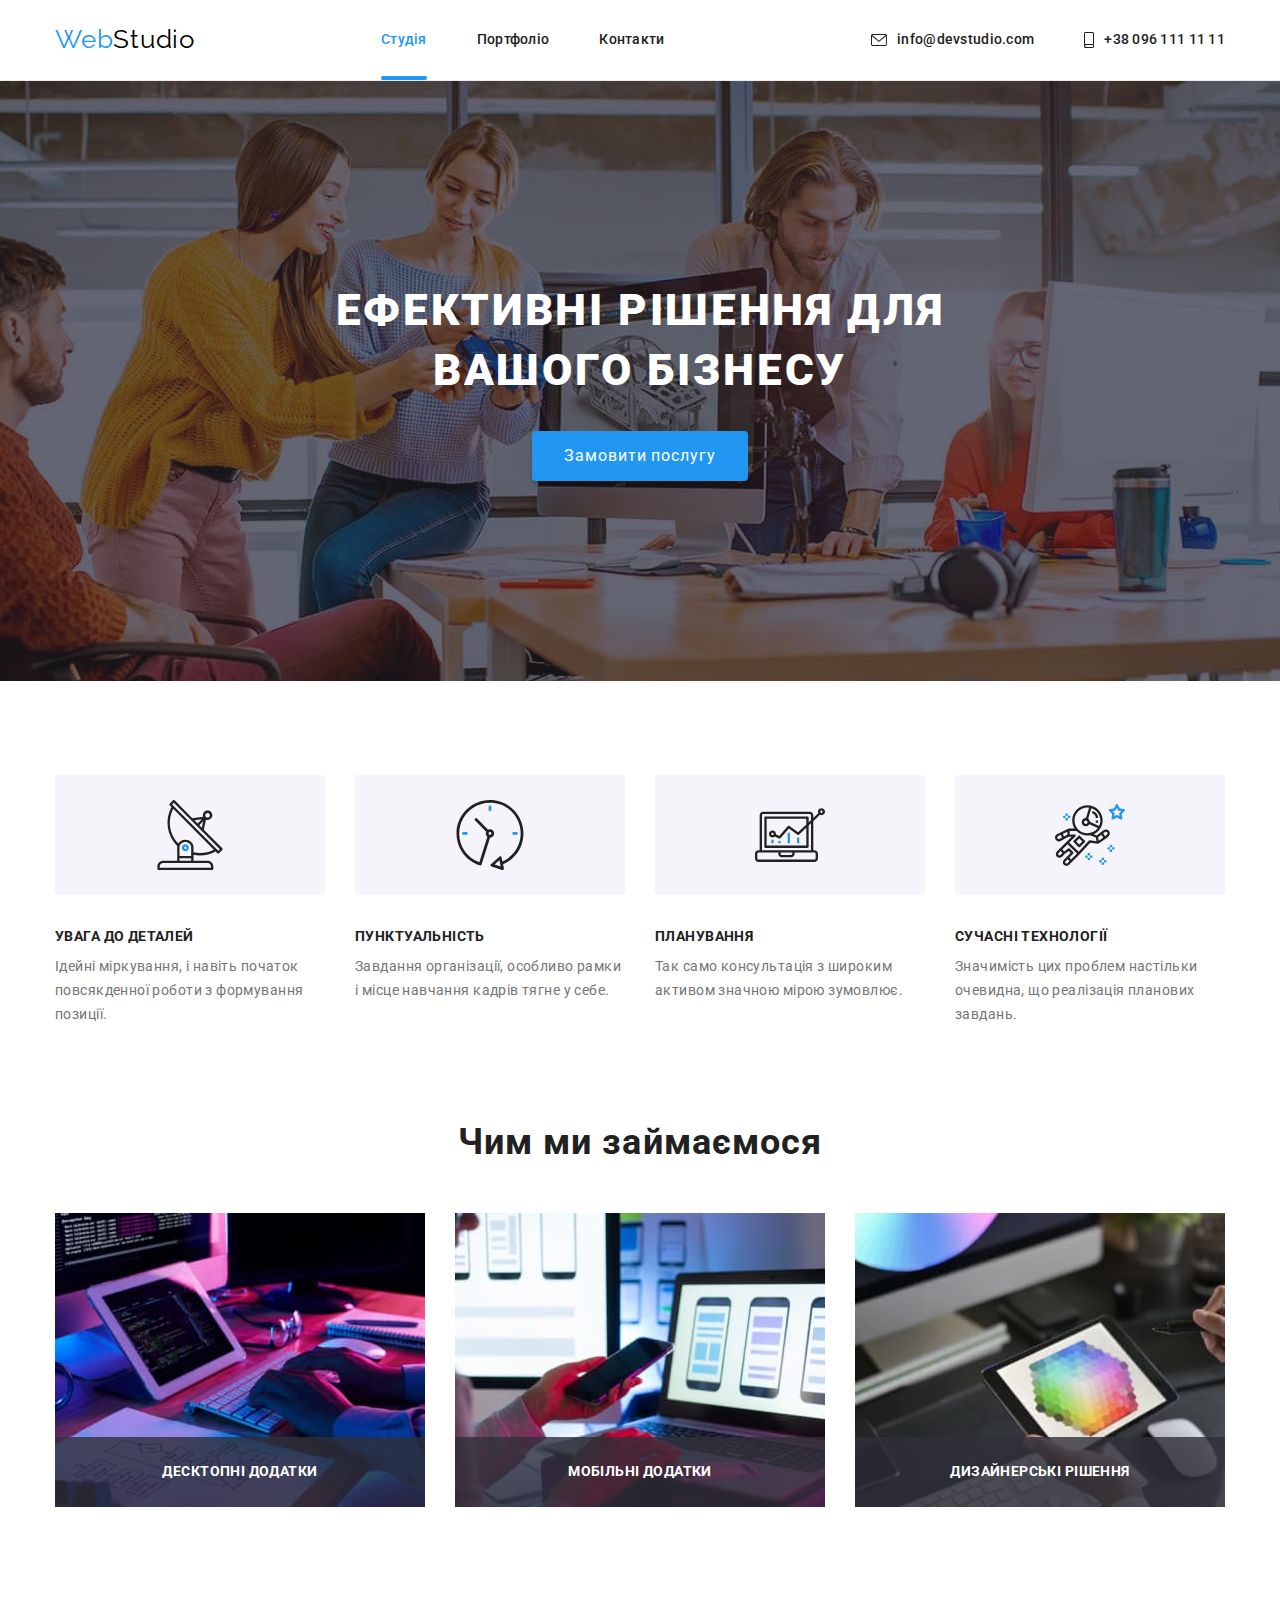
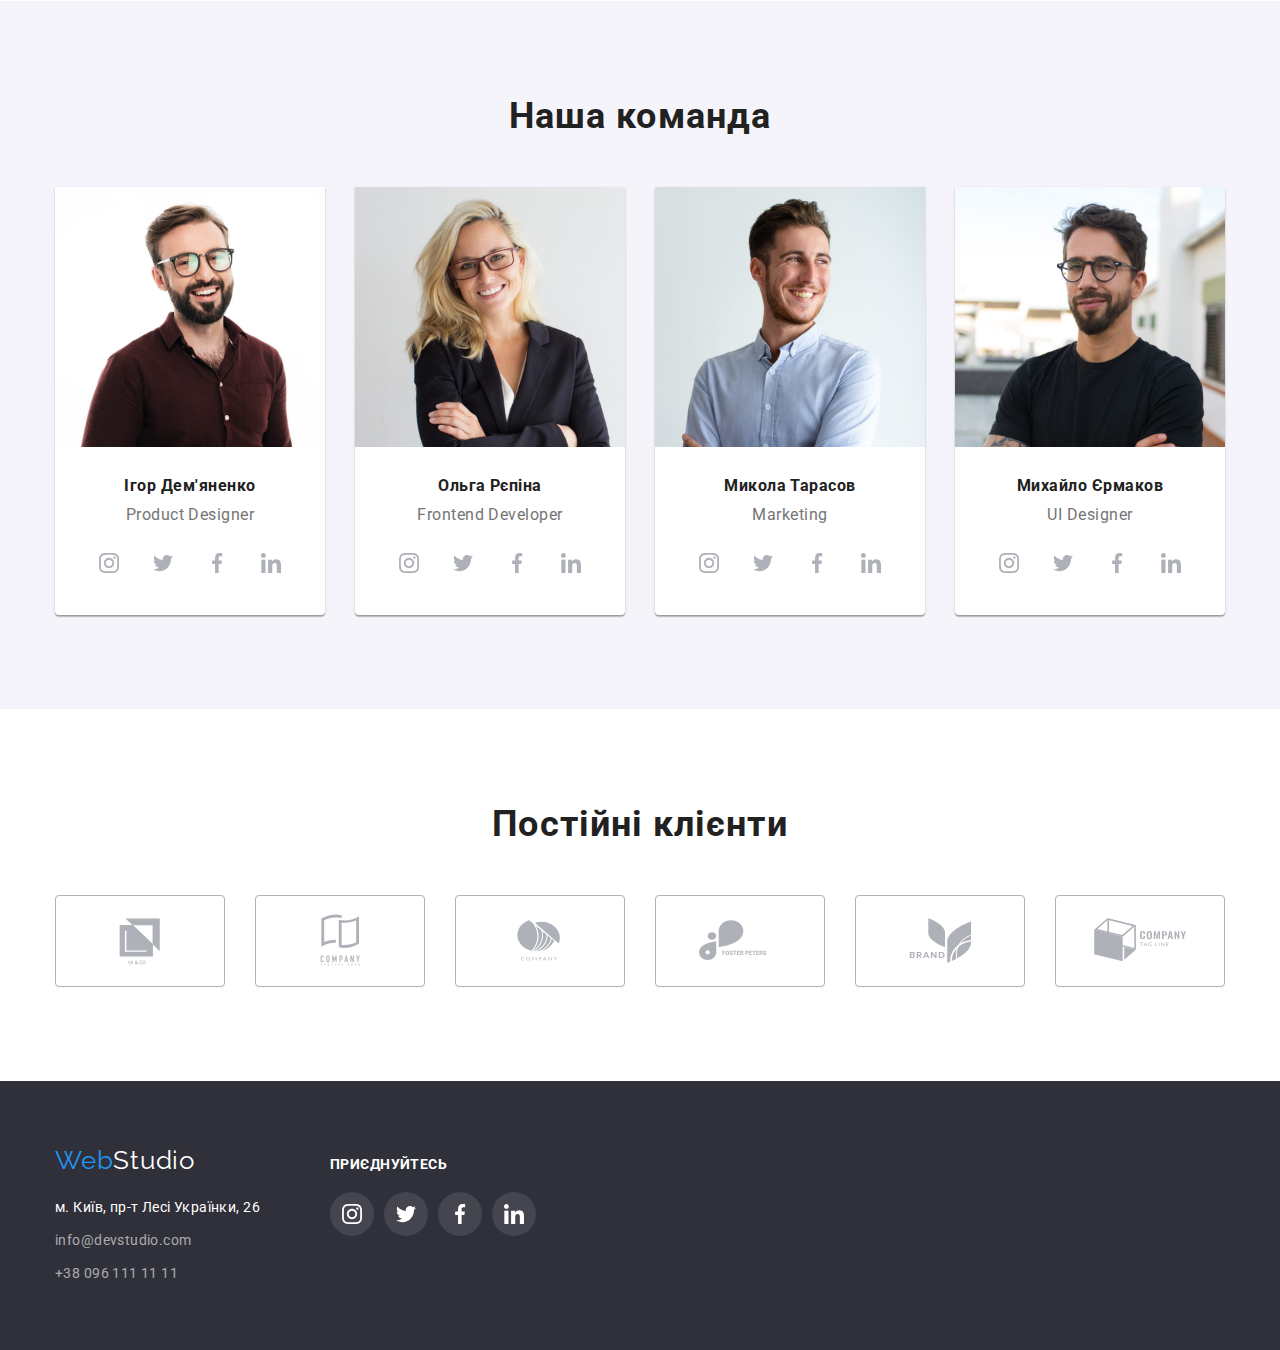
<file: index.html>
<!DOCTYPE html>
<html lang="uk">
  <head>
    <meta charset="UTF-8" />
    <meta http-equiv="X-UA-Compatible" content="IE=edge" />
    <meta name="viewport" content="width=device-width, initial-scale=1.0" />
    <title>WebStudio</title>
    <link rel="preconnect" href="https://fonts.googleapis.com" />
    <link
      href="https://fonts.googleapis.com/css2?family=Raleway:wght@700&family=Roboto:wght@400;500;700;900&display=swap"
      rel="stylesheet"
    />
    <link
      rel="stylesheet"
      href="https://cdnjs.cloudflare.com/ajax/libs/modern-normalize/1.1.0/modern-normalize.min.css"
    />
    <link rel="stylesheet" href="css/style.css" />
  </head>

  <body>
    
<!--general-->
    <header class="header">
      <div class="container nav">
        <a href="./index.html" class="logo">Web<span class="logo up">Studio</span></a>
        <nav>
<!--navigation-->
          <ul class="nav dot">
            <li class="nav item"><a href="./index.html" class="link current">Студія</a></li>
            <li class="nav item"><a href="./portfolio.html" class="link">Портфоліо</a></li>
            <li class="nav item"><a href="./index.html" class="link">Контакти</a></li>
          </ul>
        </nav>
<!--contact-->
        <ul class="contact dot">
          <li class="nav item">
            <a href="mailto:info@devstudio.com" class="link contact-icon">
              <svg class="envelope">
                <use href="./images/icons.svg#icon-envelope"></use>
              </svg>info@devstudio.com</a>
          </li>
          <li class="nav item">
            <a href="tel:+380961111111" class="link contact-icon">
              <svg class="smartphone">
                <use href="./images/icons.svg#icon-smartphone"></use>
              </svg>+38 096 111 11 11</a>            
          </li>
        </ul>
      </div>
    </header>
    <main>
<!--content-->
      <div class="overlay-ind">
        <section class="section slogan">
          <div class="container">
            <h1 class="slogan-titel">Ефективні рішення для<br />вашого бізнесу</h1>
            <button data-modal-open type="button" class="button-ind">Замовити послугу</button>
          </div>
        </section>
      </div>
      <section class="section">
        <div class="container">
          <ul class="specifical dot">
            <li class="line">
              <svg class="line-icon">
                <use href="./images/icons.svg#icon-group-1"></use>
              </svg>
              <h3 class="titel-ind">УВАГА ДО ДЕТАЛЕЙ</h3>
              <p class="text-ind">
                Ідейні міркування, і навіть початок повсякденної роботи з формування позиції.
              </p>
            </li>
            <li class="line">
              <svg class="line-icon">
                <use href="./images/icons.svg#icon-group-2"></use>
              </svg>
              <h3 class="titel-ind">ПУНКТУАЛЬНІСТЬ</h3>
              <p class="text-ind">
                Завдання організації, особливо рамки і місце навчання кадрів тягне у себе.
              </p>
            </li>
            <li class="line">
              <svg class="line-icon">
                <use href="./images/icons.svg#icon-group-3"></use>
              </svg>
              <h3 class="titel-ind">ПЛАНУВАННЯ</h3>
              <p class="text-ind">
                Так само консультація з широким активом значною мірою зумовлює.
              </p>
            </li>
            <li class="line">
              <svg class="line-icon">
                <use href="./images/icons.svg#icon-group-4"></use>
              </svg>
              <h3 class="titel-ind">СУЧАСНІ ТЕХНОЛОГІЇ</h3>
              <p class="text-ind">
                Значимість цих проблем настільки очевидна, що реалізація планових завдань.
              </p>
            </li>
          </ul>
        </div>  
      </section>
      <section class="section unsection">
        <div class="container">
          <h2 class="titels">Чим ми займаємося</h2>
          <ul class="work dot">
            <li class="work item">
              <div class="label-thumb">
                <img src="./images/jpg-1.jpg" alt="Десктопні додатки" width="370" />
                  <div class="label">
                    <p class="label-text">Десктопні додатки</p>
                  </div>
              </div>
            </li>
            <li class="work item">
              <div class="label-thumb">
                <img src="./images/jpg-2.jpg" alt="Мобільні додатки" width="370" />
                  <div class="label">
                    <p class="label-text">Мобільні додатки</p>
                  </div>
              </div>
            </li>
            <li class="work item">
              <div class="label-thumb">
                <img src="./images/jpg-3.jpg" alt="Дизайнерські рішення" width="370" />
                  <div class="label">
                    <p class="label-text">Дизайнерські рішення</p>
                  </div>
              </div> 
            </li>
          </ul>
        </div>
      </section>
      <section class="section background-comand">
        <div class="container">
          <h2 class="titels">Наша команда</h2>
          <ul class="comand dot">
            <li class="foto">
              <img class="fotoline" src="./images/jpg-4.jpg" alt="Ігор Дем'яненко" width="270" />
              <h3 class="name">Ігор Дем'яненко</h3>
              <p class="proff">Product Designer</p>
                <ul class="social-card dot">
                  <li>
                    <a href="" class="a-card">
                    <svg class="icon-card">
                      <use href="./images/icons.svg#icon-instagram"></use>
                    </svg></a>
                  </li>
                   <li><a href="" class="a-card">
                    <svg class="icon-card">
                      <use href="./images/icons.svg#icon-twitter"></use>
                    </svg></a>
                  </li>
                   <li><a href="" class="a-card">
                    <svg class="icon-card">
                      <use href="./images/icons.svg#icon-facebook"></use>
                    </svg></a>
                  </li>
                   <li><a href="" class="a-card">
                    <svg class="icon-card">
                      <use href="./images/icons.svg#icon-linkedin"></use>
                    </svg></a>
                  </li>
                </ul>
            </li>
            <li class="foto">
              <img class="fotoline" src="./images/jpg-5.jpg" alt="Ольга Рєпіна" width="270" />
              <h3 class="name">Ольга Рєпіна</h3>
              <p class="proff">Frontend Developer</p>
                <ul class="social-card dot">
                  <li>
                    <a href="" class="a-card">
                    <svg class="icon-card">
                      <use href="./images/icons.svg#icon-instagram"></use>
                    </svg></a>
                  </li>
                   <li><a href="" class="a-card">
                    <svg class="icon-card">
                      <use href="./images/icons.svg#icon-twitter"></use>
                    </svg></a>
                  </li>
                   <li><a href="" class="a-card">
                    <svg class="icon-card">
                      <use href="./images/icons.svg#icon-facebook"></use>
                    </svg></a>
                  </li>
                   <li><a href="" class="a-card">
                    <svg class="icon-card">
                      <use href="./images/icons.svg#icon-linkedin"></use>
                    </svg></a>
                  </li>
                </ul>
            </li>
            <li class="foto">
              <img class="fotoline" src="./images/jpg-6.jpg" alt="Микола Тарасов" width="270" />
              <h3 class="name">Микола Тарасов</h3>
              <p class="proff">Marketing</p>
                <ul class="social-card dot">
                  <li>
                    <a href="" class="a-card">
                    <svg class="icon-card">
                      <use href="./images/icons.svg#icon-instagram"></use>
                    </svg></a>
                  </li>
                   <li><a href="" class="a-card">
                    <svg class="icon-card">
                      <use href="./images/icons.svg#icon-twitter"></use>
                    </svg></a>
                  </li>
                   <li><a href="" class="a-card">
                    <svg class="icon-card">
                      <use href="./images/icons.svg#icon-facebook"></use>
                    </svg></a>
                  </li>
                   <li><a href="" class="a-card">
                    <svg class="icon-card">
                      <use href="./images/icons.svg#icon-linkedin"></use>
                    </svg></a>
                  </li>
                </ul>
            </li>
            <li class="foto" >
              <img class="fotoline" src="./images/jpg-7.jpg" alt="Михайло Єрмаков" width="270" />
              <h3 class="name">Михайло Єрмаков</h3>
              <p class="proff">UI Designer</p>
                <ul class="social-card dot">
                  <li>
                    <a href="" class="a-card">
                    <svg class="icon-card">
                      <use href="./images/icons.svg#icon-instagram"></use>
                    </svg></a>
                  </li>
                   <li><a href="" class="a-card">
                    <svg class="icon-card">
                      <use href="./images/icons.svg#icon-twitter"></use>
                    </svg></a>
                  </li>
                   <li><a href="" class="a-card">
                    <svg class="icon-card">
                      <use href="./images/icons.svg#icon-facebook"></use>
                    </svg></a>
                  </li>
                   <li><a href="" class="a-card">
                    <svg class="icon-card">
                      <use href="./images/icons.svg#icon-linkedin"></use>
                    </svg></a>
                  </li>
                </ul>
            </li>
          </ul>
        </div>  
      </section>
      <section class="section">
        <div class="container">
          <h2 class="titels">Постійні клієнти</h2>
          <ul class="klient dot">
            <li><a href="" class="klient icon">
              <svg class="icon-klient">
                <use href="./images/icons.svg#icon-client-1"></use>
              </svg></a>
            </li>
            <li><a href="" class="klient icon">
              <svg class="icon-klient">
                <use href="./images/icons.svg#icon-client-2"></use>
              </svg></a>
            </li>
            <li><a href="" class="klient icon">
              <svg class="icon-klient">
                <use href="./images/icons.svg#icon-client-3"></use>
              </svg></a>
            </li>
            <li><a href="" class="klient icon">
              <svg class="icon-klient">
                <use href="./images/icons.svg#icon-client-4"></use>
              </svg></a>
            </li>
            <li><a href="" class="klient icon">
              <svg class="icon-klient">
                <use href="./images/icons.svg#icon-client-5"></use>
              </svg></a>
            </li>
            <li><a href="" class="klient icon">
              <svg class="icon-klient">
                <use href="./images/icons.svg#icon-client-6"></use>
              </svg></a>
            </li>  
          </ul>
        </div>  
      </section>
    </main>
<!--finish-->
    <footer class="footer">
      <div class="container social-contact">
        <div class="footer-contact">
          <a href="./index.html" class="logo">Web<span class="logo down">Studio</span></a>
          <address>
            <ul class="address dot">
              <li>
                <a href="https://goo.gl/maps/CPtrU1FHBa2aNyZL9" target="_blank" rel="noopener noreferrer nofollow"
                  class="address">м. Київ, пр-т Лесі Українки, 26</a>
              </li>
              <li><a href="mailto:info@devstudio.com" class="link">info@devstudio.com</a></li>
              <li><a href="tel:+380961111111" class="link">+38 096 111 11 11</a></li>
            </ul>
          </address>
        </div>
        <div>
          <p class="compound">приєднуйтесь</p>
          <ul class="footer-social dot">
            <li><a href="" class="a-footer">
                <svg class="icon-footer">
                  <use href="./images/icons.svg#icon-instagram"></use>
                </svg></a>
            </li>
            <li><a href="" class="a-footer">
                <svg class="icon-footer">
                  <use href="./images/icons.svg#icon-twitter"></use>
                </svg></a>
            </li>
            <li><a href="" class="a-footer">
                <svg class="icon-footer">
                  <use href="./images/icons.svg#icon-facebook"></use>
                </svg></a>
            </li>
            <li><a href="" class="a-footer">
                <svg class="icon-footer">
                  <use href="./images/icons.svg#icon-linkedin"></use>
                </svg></a>
            </li>
          </ul>
        </div>
      </div>
    </footer>
<!-- modal window -->
    <div class="backdrop is-hidden" data-modal>
      <div class="modal">
        <!-- <ul class="clear">
          <li class="close-posicion"> -->
            <button data-modal-close type="button" class="close-modal  close-posicion">
              <svg class="icon-modal">
                <use href="./images/icons.svg#icon-close"></use>
              </svg>
            </button>
          <!-- </li>
        </ul> -->
      </div>
    </div>
    <script src="./js/modal.js"></script>  
  </body>
</html>
</file>
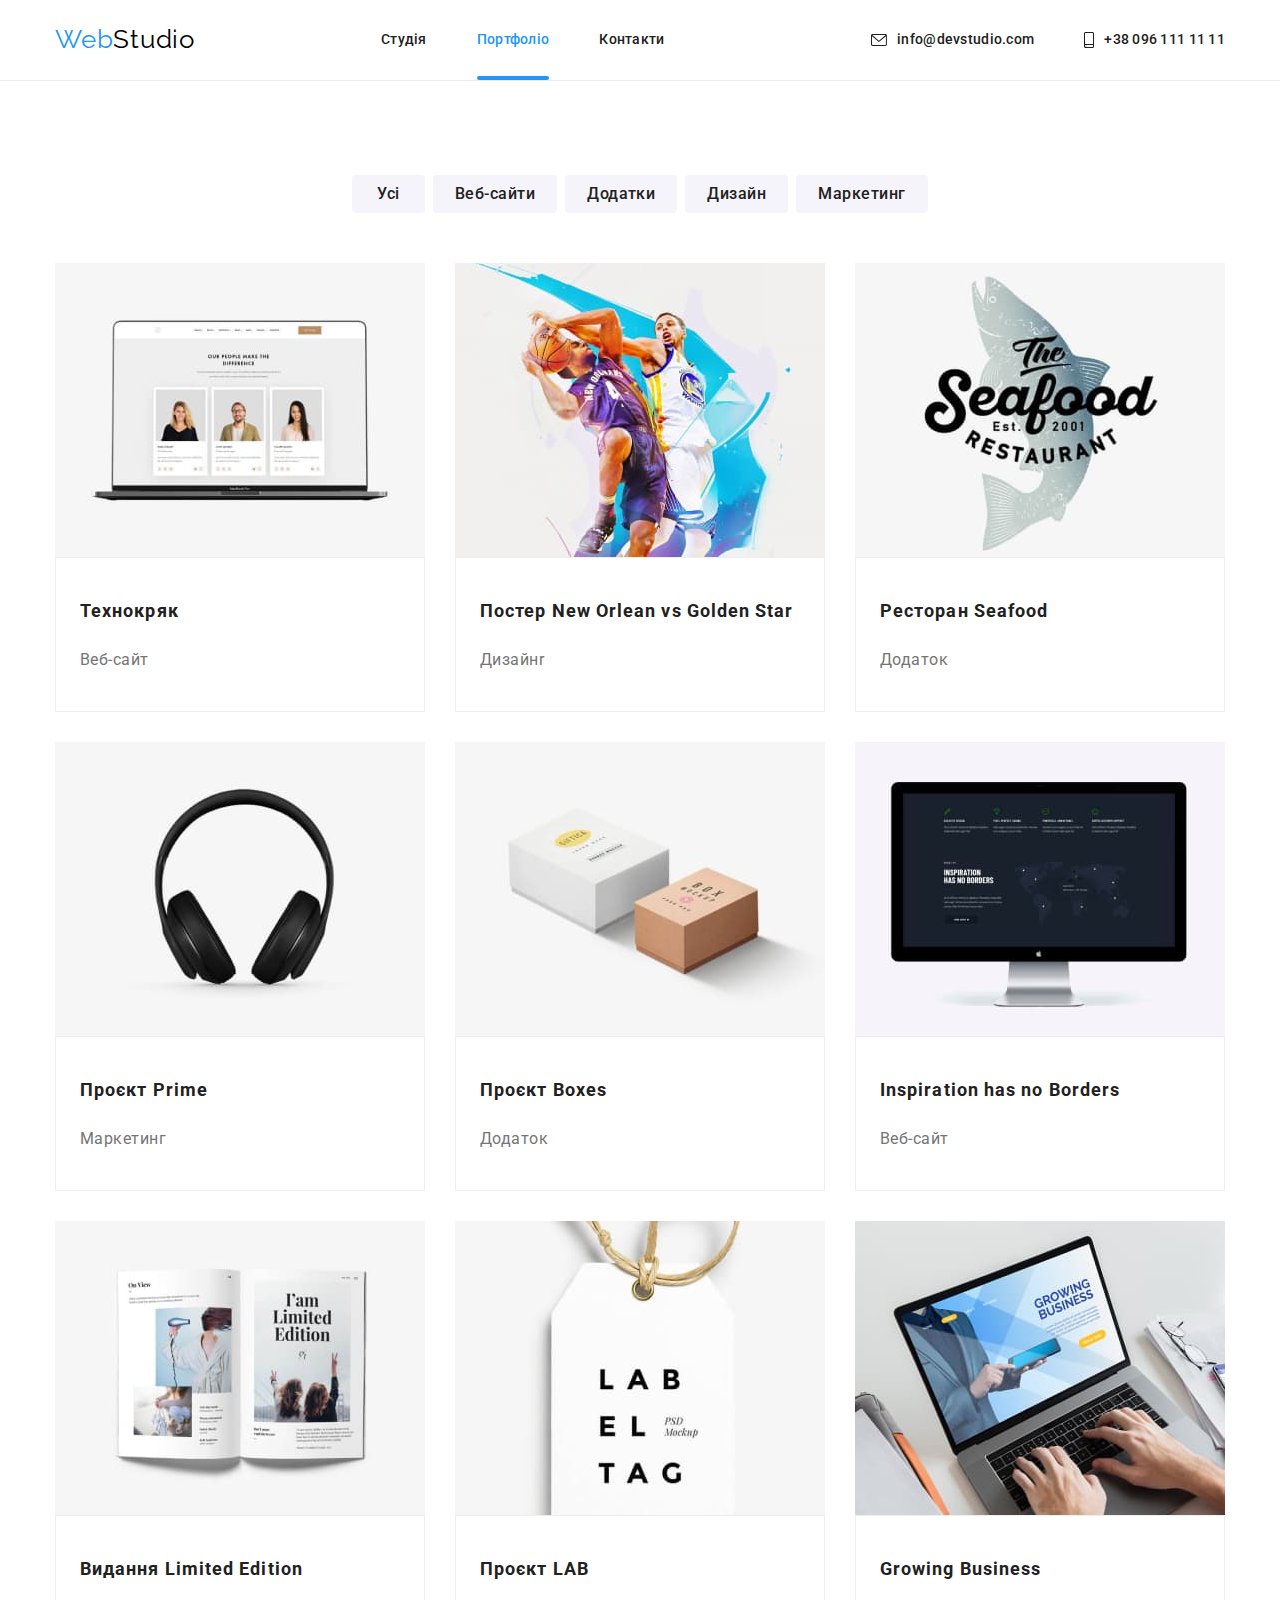
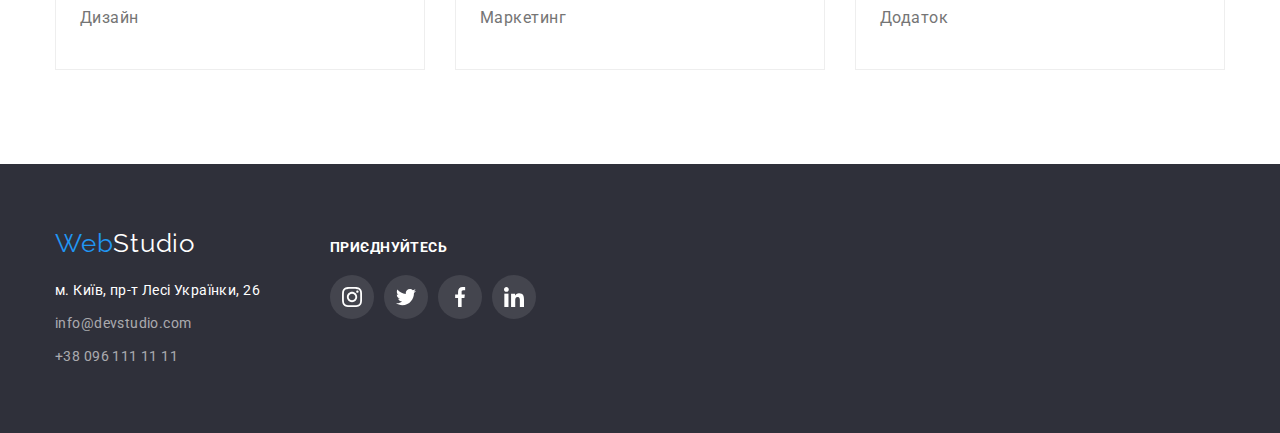
<file: portfolio.html>
<!DOCTYPE html>
<html lang="uk">
  <head>
    <meta charset="UTF-8" />
    <meta http-equiv="X-UA-Compatible" content="IE=edge" />
    <meta name="viewport" content="width=device-width, initial-scale=1.0" />
    <title>Portfolio</title>
    <link rel="preconnect" href="https://fonts.googleapis.com" />
    <link
      href="https://fonts.googleapis.com/css2?family=Raleway:wght@700&family=Roboto:wght@400;500;700;900&display=swap"
      rel="stylesheet"
    />
    <link
      rel="stylesheet"
      href="https://cdnjs.cloudflare.com/ajax/libs/modern-normalize/1.1.0/modern-normalize.min.css"
    />
    <link rel="stylesheet" href="css/style.css" />
  </head>

  <body>
    <!--general-->
    <header class="header">
      <div class="container nav">
        <a href="./index.html" class="logo">Web<span class="logo up">Studio</span></a>
        <nav>
          <!--navigation-->
          <ul class="nav dot">
            <li class="nav item"><a href="./index.html" class="link">Студія</a></li>
            <li class="nav item"><a href="./portfolio.html" class="link current">Портфоліо</a></li>
            <li class="nav item"><a href="./index.html" class="link">Контакти</a></li>
          </ul>
        </nav>
        <!--contact-->
        <ul class="contact dot">
          <li class="nav item">
            <a href="mailto:info@devstudio.com" class="link contact-icon">
              <svg class="envelope">
                <use href="./images/icons.svg#icon-envelope"></use></svg>
              info@devstudio.com</a>
          </li>
          <li class="nav item">
            <a href="tel:+380961111111" class="link contact-icon">
              <svg class="smartphone">
                <use href="./images/icons.svg#icon-smartphone"></use></svg>
              +38 096 111 11 11</a>
          </li>
        </ul>
      </div>
    </header>
    <main>
      <!--filter-->
      <section class="section">
        <div class="container">
          <ul class="filter dot">
            <li class="item">
              <button type="button" class="button-port one">Усі</button>
            </li>
            <li class="item">
              <button type="button" class="button-port all">Веб-сайти</button>
            </li>
            <li class="item">
              <button type="button" class="button-port all">Додатки</button>
            </li>
            <li class="item">
              <button type="button" class="button-port all">Дизайн</button>
            </li>
            <li class="item">
              <button type="button" class="button-port all">Маркетинг</button>
            </li>
          </ul>
          <!--content-->
          <ul class="content dot">
            <li class="content clik">
              <a href="" class="overlay-action">
                <div class="overlay-thumb">
                <img src="./images/p1.jpg" alt="Технокряк" width="370" />
                <p class="overlay-text">Ресурс пропонує комплексні пропозиції з різним рівнем функціоналу та сервісів. Все
                  це дозволить відвідувачу отримати вичерпні відомості про компанію чи приватну особу.
                </p></div>
                <div class="card-port">
                  <h2 class="titel-port">Технокряк</h2>
                  <p class="text-port">Веб-сайт</p>
                </div></a>
            </li>
            <li class="content clik">
              <a href="" class="overlay-action">
                <div class="overlay-thumb">
                <img src="./images/p2.jpg" alt="Постер New Orlean vs Golden Star" width="370" />
                <p class="overlay-text">Ресурс пропонує комплексні пропозиції з різним рівнем функціоналу та сервісів. Все
                  це дозволить відвідувачу отримати вичерпні відомості про компанію чи приватну особу.
                </p>
                </div>
                <div class="card-port">
                  <h2 class="titel-port">Постер New Orlean vs Golden Star</h2>
                  <p class="text-port">Дизайнr</p>
                </div></a>
            </li>
            <li class="content clik">
              <a href="" class="overlay-action">
                <div class="overlay-thumb">
                <img src="./images/p3.jpg" alt="Ресторан Seafood" width="370" />
                <p class="overlay-text">Ресурс пропонує комплексні пропозиції з різним рівнем функціоналу та сервісів. Все
                  це дозволить відвідувачу отримати вичерпні відомості про компанію чи приватну особу.
                </p>
                </div>
                <div class="card-port">
                  <h2 class="titel-port">Ресторан Seafood</h2>
                  <p class="text-port">Додаток</p>
                </div></a>
            </li>
            <li class="content clik">
              <a href="" class="overlay-action">
                <div class="overlay-thumb">
                <img src="./images/p4.jpg" alt="Проєкт Prime" width="370" />
                <p class="overlay-text">Ресурс пропонує комплексні пропозиції з різним рівнем функціоналу та сервісів. Все
                  це дозволить відвідувачу отримати вичерпні відомості про компанію чи приватну особу.
                </p>
                </div>
                <div class="card-port">
                  <h2 class="titel-port">Проєкт Prime</h2>
                  <p class="text-port">Маркетинг</p>
                </div></a>
            </li>
            <li class="content clik">
              <a href="" class="overlay-action">
                <div class="overlay-thumb">
                <img src="./images/p5.jpg" alt="Проєкт Boxes" width="370" />
                <p class="overlay-text">Ресурс пропонує комплексні пропозиції з різним рівнем функціоналу та сервісів. Все
                  це дозволить відвідувачу отримати вичерпні відомості про компанію чи приватну особу.
                </p>
                </div>
                <div class="card-port">
                  <h2 class="titel-port">Проєкт Boxes</h2>
                  <p class="text-port">Додаток</p>
                </div></a>
            </li>
            <li class="content clik">
              <a href="" class="overlay-action">
                <div class="overlay-thumb">
                <img src="./images/p6.jpg" alt="Inspiration has no Borders" width="370" />
                <p class="overlay-text">Ресурс пропонує комплексні пропозиції з різним рівнем функціоналу та сервісів. Все
                  це дозволить відвідувачу отримати вичерпні відомості про компанію чи приватну особу.
                </p>
                </div>
                <div class="card-port">
                  <h2 class="titel-port">Inspiration has no Borders</h2>
                  <p class="text-port">Веб-сайт</p>
                </div></a>
            </li>
            <li class="content clik">
              <a href="" class="overlay-action">
                <div class="overlay-thumb">
                <img src="./images/p7.jpg" alt="Видання Limited Edition" width="370" />
                <p class="overlay-text">Ресурс пропонує комплексні пропозиції з різним рівнем функціоналу та сервісів. Все
                  це дозволить відвідувачу отримати вичерпні відомості про компанію чи приватну особу.
                </p>
                </div>
                <div class="card-port">
                  <h2 class="titel-port">Видання Limited Edition</h2>
                  <p class="text-port">Дизайн</p>
                </div></a>
            </li>
            <li class="content clik">
              <a href="" class="overlay-action">
                <div class="overlay-thumb">
                <img src="./images/p8.jpg" alt="Проєкт LAB" width="370" />
                <p class="overlay-text">Ресурс пропонує комплексні пропозиції з різним рівнем функціоналу та сервісів. Все
                  це дозволить відвідувачу отримати вичерпні відомості про компанію чи приватну особу.
                </p>
                </div>
                <div class="card-port">
                  <h2 class="titel-port">Проєкт LAB</h2>
                  <p class="text-port">Маркетинг</p>
                </div></a>
            </li>
            <li class="content clik">
              <a href="" class="overlay-action">
                <div class="overlay-thumb">
                <img src="./images/p9.jpg" alt="Growing Business" width="370" />
                <p class="overlay-text">Ресурс пропонує комплексні пропозиції з різним рівнем функціоналу та сервісів. Все
                  це дозволить відвідувачу отримати вичерпні відомості про компанію чи приватну особу.
                </p>
                </div>
                <div class="card-port">
                  <h2 class="titel-port">Growing Business</h2>
                  <p class="text-port">Додаток</p>
                </div></a>
            </li>
          </ul>
        </div>
      </section>
    </main>
<!--finish-->
    <footer class="footer">
      <div class="container social-contact">
        <div class="footer-contact">
          <a href="./index.html" class="logo">Web<span class="logo down">Studio</span></a>
          <address>
            <ul class="address dot">
              <li>
                <a href="https://goo.gl/maps/CPtrU1FHBa2aNyZL9" target="_blank" rel="noopener noreferrer nofollow"
                  class="address">м. Київ, пр-т Лесі Українки, 26</a>
              </li>
              <li><a href="mailto:info@devstudio.com" class="link">info@devstudio.com</a></li>
              <li><a href="tel:+380961111111" class="link">+38 096 111 11 11</a></li>
            </ul>
          </address>
        </div>
        <div>
          <p class="compound">приєднуйтесь</p>
          <ul class="footer-social dot">
            <li><a href="" class="a-footer">
                <svg class="icon-footer">
                  <use href="./images/icons.svg#icon-instagram"></use>
                </svg></a>
            </li>
            <li><a href="" class="a-footer">
                <svg class="icon-footer">
                  <use href="./images/icons.svg#icon-twitter"></use>
                </svg></a>
            </li>
            <li><a href="" class="a-footer">
                <svg class="icon-footer">
                  <use href="./images/icons.svg#icon-facebook"></use>
                </svg></a>
            </li>
            <li><a href="" class="a-footer">
                <svg class="icon-footer">
                  <use href="./images/icons.svg#icon-linkedin"></use>
                </svg></a>
            </li>
          </ul>
        </div>
      </div>
    </footer>
  </body>
</html>
</file>
<file: css/style.css>
:root {
  --background-general: #ffffff;
  --background-slogan: #2f303a;
  --background-slogan-gradient: rgba(47, 48, 58, 0.4);
  --background-comand: #f5f4fa;
  --background-label: rgba(47, 48, 58, 0.8);
  --color-logo: #000000;
  --color-general: #212121;
  --color-border-header: #ececec;
  --color-last: #757575;
  --color-link: #2196f3;
  --color-slogan: #ffffff;
  --color-button: #f5f4fa;
  --color-button-activ: #188ce8;
  --color-label: #ffffff;
  --color-icon-footer: rgba(255, 255, 255, 0.1);
  --color-border-index: #f5f4fa;
  --color-border-portfolio: #eeeeee;
  --color-border-klient: #afb1b8;
  --color-overlay-portfolio: rgba(33, 150, 243, 0.9);
  --color-address-finish: rgba(255, 255, 255, 0.6);
  --color-shadow-ind: 0px 4px 4px rgba(0, 0, 0, 0.15);
  --color-comand-shadow: 0px 1px 3px rgba(0, 0, 0, 0.12), 0px 1px 1px rgba(0, 0, 0, 0.14),
    0px 2px 1px rgba(0, 0, 0, 0.2);
  --color-shadow-port: 0px 3px 1px rgba(0, 0, 0, 0.1), 0px 1px 2px rgba(0, 0, 0, 0.08),
    0px 2px 2px rgba(0, 0, 0, 0.12);
  --color-backdrop: rgba(0, 0, 0, 0.2);
  --transition-duration: 1250ms;
  --transition-timing: cubic-bezier(0.4, 0, 0.2, 1);
}

body {
  margin: 0;

  font-family: 'Roboto', sans-serif;

  background-color: var(--background-general);
  color: var(--color-general);
}
img {
  display: block;
  width: 100%;
  height: auto;
}

.header {
  border-bottom: 1px solid var(--color-border-header);
}

/* logotip */
.logo {
  margin-right: 93px;

  font-family: 'Raleway', sans-serif;
  font-size: 26px;
  line-height: 1.2;
  letter-spacing: 0.03em;
  text-decoration: none;

  color: var(--color-link);
}
.logo .up {
  color: var(--color-logo);
}
.logo .down {
  margin-right: -93px;
  color: var(--color-slogan);
}
/* nav flex */
.nav {
  display: flex;
  align-items: center;
}
/* menu nav */
.dot {
  padding: 0;
  margin: 0;
  list-style: none;
}
.nav .item + .item {
  margin-left: 50px;
}
.envelope {
  width: 16px;
  height: 12px;
  margin: 0 10px 0 0;
  fill: currentColor;
}
.smartphone {
  width: 10px;
  height: 16px;
  margin: 0 10px 0 0;
  fill: currentColor;
}
.nav .link {
  padding: 32px 0;

  text-decoration: none;
  font-weight: 500;
  font-size: 14px;
  line-height: 1.14;
  letter-spacing: 0.02em;

  transition: color var(--transition-timing) var(--transition-duration);

  color: var(--color-general);
}
.nav .link:hover,
.nav .link:focus {
  color: var(--color-link);
}
.nav .link.current {
  position: relative;
  color: var(--color-link);
}
.nav .link.current::after {
  content: '';
  position: absolute;

  display: block;
  width: 100%;
  height: 4px;
  border-radius: 2px;
  background-color: var(--color-link);
  margin-top: 28px;
}
.contact {
  display: flex;
  margin-left: auto;
  align-items: center;
}
.contact-icon {
  display: flex;
  align-items: center;
}

/* section + container */
.section {
  padding: 94px 0;
}
.unsection {
  padding-top: 0;
}
.container {
  width: 1200px;
  margin-left: auto;
  margin-right: auto;
  padding-left: 15px;
  padding-right: 15px;
}

/* overlay + slogan */

.slogan {
  padding: 200px 0 200px 0;
  text-align: center;
}
.overlay-ind {
  height: 600px;
  max-width: 1600px;
  margin-left: auto;
  margin-right: auto;
  background-color: var(--background-slogan);
  background-image: linear-gradient(
      to right,
      var(--background-slogan-gradient),
      var(--background-slogan-gradient)
    ),
    url(../images/jpg-0.jpg);
  background-repeat: no-repeat;
  background-size: cover;
  background-position: center;
}
.slogan-titel {
  margin: 0 0 30px 0;

  font-weight: 900;
  font-size: 44px;
  line-height: 1.36;
  text-align: center;
  letter-spacing: 0.06em;
  text-transform: uppercase;

  color: var(--color-slogan);
}

/* button */
.button-ind {
  border-radius: 4px;
  border: none;
  padding: 10px 32px;

  cursor: pointer;
  font-family: inherit;
  font-size: 16px;
  line-height: 1.88;
  letter-spacing: 0.06em;
  text-align: center;

  background-color: var(--color-link);
  color: var(--color-slogan);
  box-shadow: var(--color-shadow-ind);

  transition: background-color var(--transition-timing) var(--transition-duration);
}
.button-ind:hover,
.button-ind:focus {
  background-color: var(--color-button-activ);
}
.button-port {
  border-radius: 4px;
  border: none;

  cursor: pointer;
  font-family: inherit;
  font-weight: 500;
  font-size: 16px;
  line-height: 1.63;
  text-align: center;
  letter-spacing: 0.03em;

  background-color: var(--color-button);
  color: var(--color-general);
  box-shadow: none;

  transition: background-color var(--transition-timing) var(--transition-duration),
    color var(--transition-timing) var(--transition-duration),
    box-shadow var(--transition-timing) var(--transition-duration);
}
.button-port:hover,
.button-port:focus {
  background-color: var(--color-link);
  color: var(--color-slogan);
  box-shadow: var(--color-shadow-port);
}
.button-port.one {
  padding: 6px 25px;
}
.button-port.all {
  padding: 6px 22px;
}

/* specifical */
.specifical {
  display: flex;
  padding: 0;
  margin: 0 0 0 -30px;
}
.specifical .line {
  flex-basis: calc(100% / 4-30px);
  margin-left: 30px;
}
.line-icon {
  width: 270px;
  height: 120px;
  margin-bottom: 30px;
  background-color: var(--background-comand);
  border-radius: 4px;
}

.specifical .titel-ind {
  margin: 0 0 10px 0;
  padding: 0;

  font-size: 14px;
  line-height: 1.14;
  letter-spacing: 0.03em;
  text-transform: uppercase;

  color: var(--color-general);
}
.specifical .text-ind {
  margin: 0;
  padding: 0;

  width: 270px;
  font-size: 14px;
  line-height: 1.71;
  letter-spacing: 0.03em;

  color: var(--color-last);
}
/* titels */
.titels {
  padding: 0;
  margin: 0 0 50px 0;

  font-size: 36px;
  line-height: 1.17;
  text-align: center;
  letter-spacing: 0.03em;

  color: var(--color-general);
}
/* work */
.work {
  display: flex;
  margin: 0 0 0 -30px;
  padding: 0;
}
.work .item {
  flex-basis: calc(100% / 3-30px);
  margin-left: 30px;
}
.label-thumb {
  position: relative;
}
.label {
  display: flex;
  justify-content: center;
  align-items: center;

  width: 370px;
  height: 70px;
  background-color: var(--background-label);
  position: absolute;
  bottom: 0;
  margin: 0;
  padding: 0;
}
.label-text {
  color: var(--color-label);
  font-weight: 700;
  font-size: 14px;
  line-height: 1.14;
  letter-spacing: 0.03em;
  text-transform: uppercase;
  padding: 0;
  margin: 0;
}

/* comand */
.comand {
  display: flex;
  margin: 0 0 0 -30px;
  padding: 0;
}
.background-comand {
  background-color: var(--background-comand);
}
.comand .foto {
  flex-basis: calc(100% / 4-30px);
  margin-left: 30px;
  box-shadow: var(--color-comand-shadow);
  border-radius: 0px 0px 4px 4px;
  background-color: var(--background-general);
}
.comand .fotoline {
  margin-bottom: 30px;
}
.comand .name {
  margin: 0 0 10px 0;
  padding: 0;

  font-size: 16px;
  line-height: 1.17;
  letter-spacing: 0.03em;
  text-align: center;

  color: var(--color-general);
}
.comand .proff {
  margin: 0 0 16px 0;
  padding: 0;

  font-size: 16px;
  line-height: 1.17;
  text-align: center;
  letter-spacing: 0.03em;

  color: var(--color-last);
}
.social-card {
  display: flex;
  justify-content: center;
  gap: 10px;
  margin: 0 0 30px 0;
  padding: 0;
}
.a-card {
  display: flex;
  justify-content: center;
  align-items: center;
  text-decoration: none;
  border-radius: 50%;
  border: none;
  width: 44px;
  height: 44px;
  padding: 0;
  margin: 0 auto;

  color: var(--color-border-klient);

  transition: background-color var(--transition-timing) var(--transition-duration),
              color var(--transition-timing) var(--transition-duration);
}
.icon-card {
  width: 20px;
  height: 20px;
  fill: currentColor;
  align-items: center;
}
.a-card:hover,
.a-card:focus {
  background-color: var(--color-button-activ);
  color: var(--color-slogan);
}

/* klient */
.klient {
  display: flex;
  justify-content: space-between;
  margin: 0;
  padding: 0;
  list-style: none;
}
.klient .icon {
  width: 170px;
  height: 92px;
  border: 1px solid var(--color-border-klient);
  border-radius: 4px;
  color: var(--color-border-klient);

  transition: color var(--transition-timing) var(--transition-duration),
              border var(--transition-timing) var(--transition-duration); 
}
.icon-klient {
  fill: currentColor;
}
.klient .icon:hover,
.klient .icon:focus {
  color: var(--color-link);
  border: 1px solid var(--color-link);
}

/* finish */
.footer {
  padding: 64px 0;

  background-color: var(--background-slogan);
}
.address {
  margin: 20px 0 0 0;

  color: var(--color-slogan);

  font-style: normal;
  font-size: 14px;
  line-height: 1.71;
  letter-spacing: 0.03em;
  text-decoration: none;
}
.address .link {
  display: block;
  margin: 9px 0 0 0;

  color: var(--color-slogan);
  color: var(--color-address-finish);

  text-decoration: none;
  font-size: 14px;
  line-height: 1.71;
  letter-spacing: 0.03em;

  transition: color var(--transition-timing) var(--transition-duration);
}
.address .link:hover,
.address .link:focus {
  color: var(--color-link);
}
.social-contact {
  display: flex;
  align-items: baseline;
}
.footer-contact {
  display: block;
  margin-right: 70px;
}
.social-compound {
  padding-top: 12px;
}
.compound {
  margin:0;
  padding: 0;
  font-weight: 700;
  font-size: 14px;
  line-height: 16px;
  letter-spacing: 0.03em;
  text-transform: uppercase;
  color: var(--background-general);
}
.footer-social {
  display: flex;
  gap: 10px;
  margin: 20px 0 0 0;
}
.a-footer {
  display: flex;
  justify-content: center;
  align-items: center;
  text-decoration: none;
  border-radius: 50%;
  border: none;
  width: 44px;
  height: 44px;
  padding: 0;
  margin: 0 auto;

  color: var(--color-slogan);
  background-color: var(--color-icon-footer);

  transition: background-color var(--transition-timing) var(--transition-duration),
              color var(--transition-timing) var(--transition-duration);
}
.icon-footer {
  width: 20px;
  height: 20px;
  fill: currentColor;
  align-items: center;
}
.a-footer:hover,
.a-footer:focus {
  background-color: var(--color-button-activ);
  color: var(--color-slogan);
}

/* portfolio */
.filter {
  display: flex;
  justify-content: center;
  margin-bottom: 50px;
}
.filter .item + .item {
  margin-left: 8px;
}
.content {
  display: flex;
  flex-wrap: wrap;
  margin: 0;
  padding: 0;
  gap: 30px;
}
.content.clik:hover,
.content.clik:focus {
  box-shadow: 0px 1px 3px rgba(0, 0, 0, 0.12), 0px 1px 1px rgba(0, 0, 0, 0.14),
    0px 2px 1px rgba(0, 0, 0, 0.2);
}
.card-port {
  border: 1px solid var(--color-border-portfolio);
  padding: 20px 24px;
}
.content .titel-port {
  font-size: 18px;
  line-height: 2;
  letter-spacing: 0.06em;

  color: var(--color-general);
}
.content .text-port {
  font-size: 16px;
  line-height: 1.88;
  letter-spacing: 0.03em;

  color: var(--color-last);
}

/* overlay portfolio*/

.overlay-action {
  text-decoration: none; 
}
.overlay-thumb {
  position: relative;
  overflow: hidden;
}
.overlay-text {
  position: absolute;
  opacity: 0;
  top: 0;
  left: 0;
  width: 100%;
  height: 100%;

  transform: translateY(100%);
  transition: transform var(--transition-timing) var(--transition-duration);

  background-color: var(--color-overlay-portfolio);

  font-size: 18px;
  line-height: 1.556;
  letter-spacing: 0.03em;
  padding: 63px 24px;
  margin: 0;
  text-decoration: none;
  color: var(--color-label);
}
.overlay-action:hover .overlay-text,
.overlay-action:focus .overlay-text {
  opacity: 1;
  transform: translateY(0);
}


/* modal window */
.backdrop {
  position: fixed;
  left: 0px;
  top: 0px;
  width: 100%;
  height: 100%;
  opacity: 1;
  background-color: var(--color-backdrop);
  transition: opacity var(--transition-timing) var(--transition-duration),
              visibility var(--transition-timing) var(--transition-duration);
}
.backdrop.is-hidden {
  visibility: hidden;
  opacity: 0;
  pointer-events: none;
}
.modal {
  position: absolute;
  top: 50%;
  left: 50%;
  transform: translate(-50%, -50%) scale(1);
  width: 528px;
  height: 581px;
  background-color: var(--background-general);
  padding: 0;
  margin: 0;
  transition: transform var(--transition-timing) var(--transition-duration);
}
.backdrop.is-hidden .modal {
  position: absolute;
  top: 50%;
  left: 50%;
  transform: translate(-50%, -50%) scale(0);
}
.close-posicion {
  position: absolute;
  top: 8px;
  right: 8px;
}
.close-modal {
  display: flex;
  justify-content: center;
  align-items: center;
  text-decoration: none;
  border-radius: 50%;
  border: 1px solid rgba(0, 0, 0, 0.1);
  width: 30px;
  cursor: pointer;
  height: 30px;
  padding: 0;
  margin: 0;

  color: var(--color-logo);
  background-color: var(--background-general);
}
.icon-modal {
  width: 18px;
  height: 18px;
  fill: currentColor;
  align-items: center;
}
</file>
